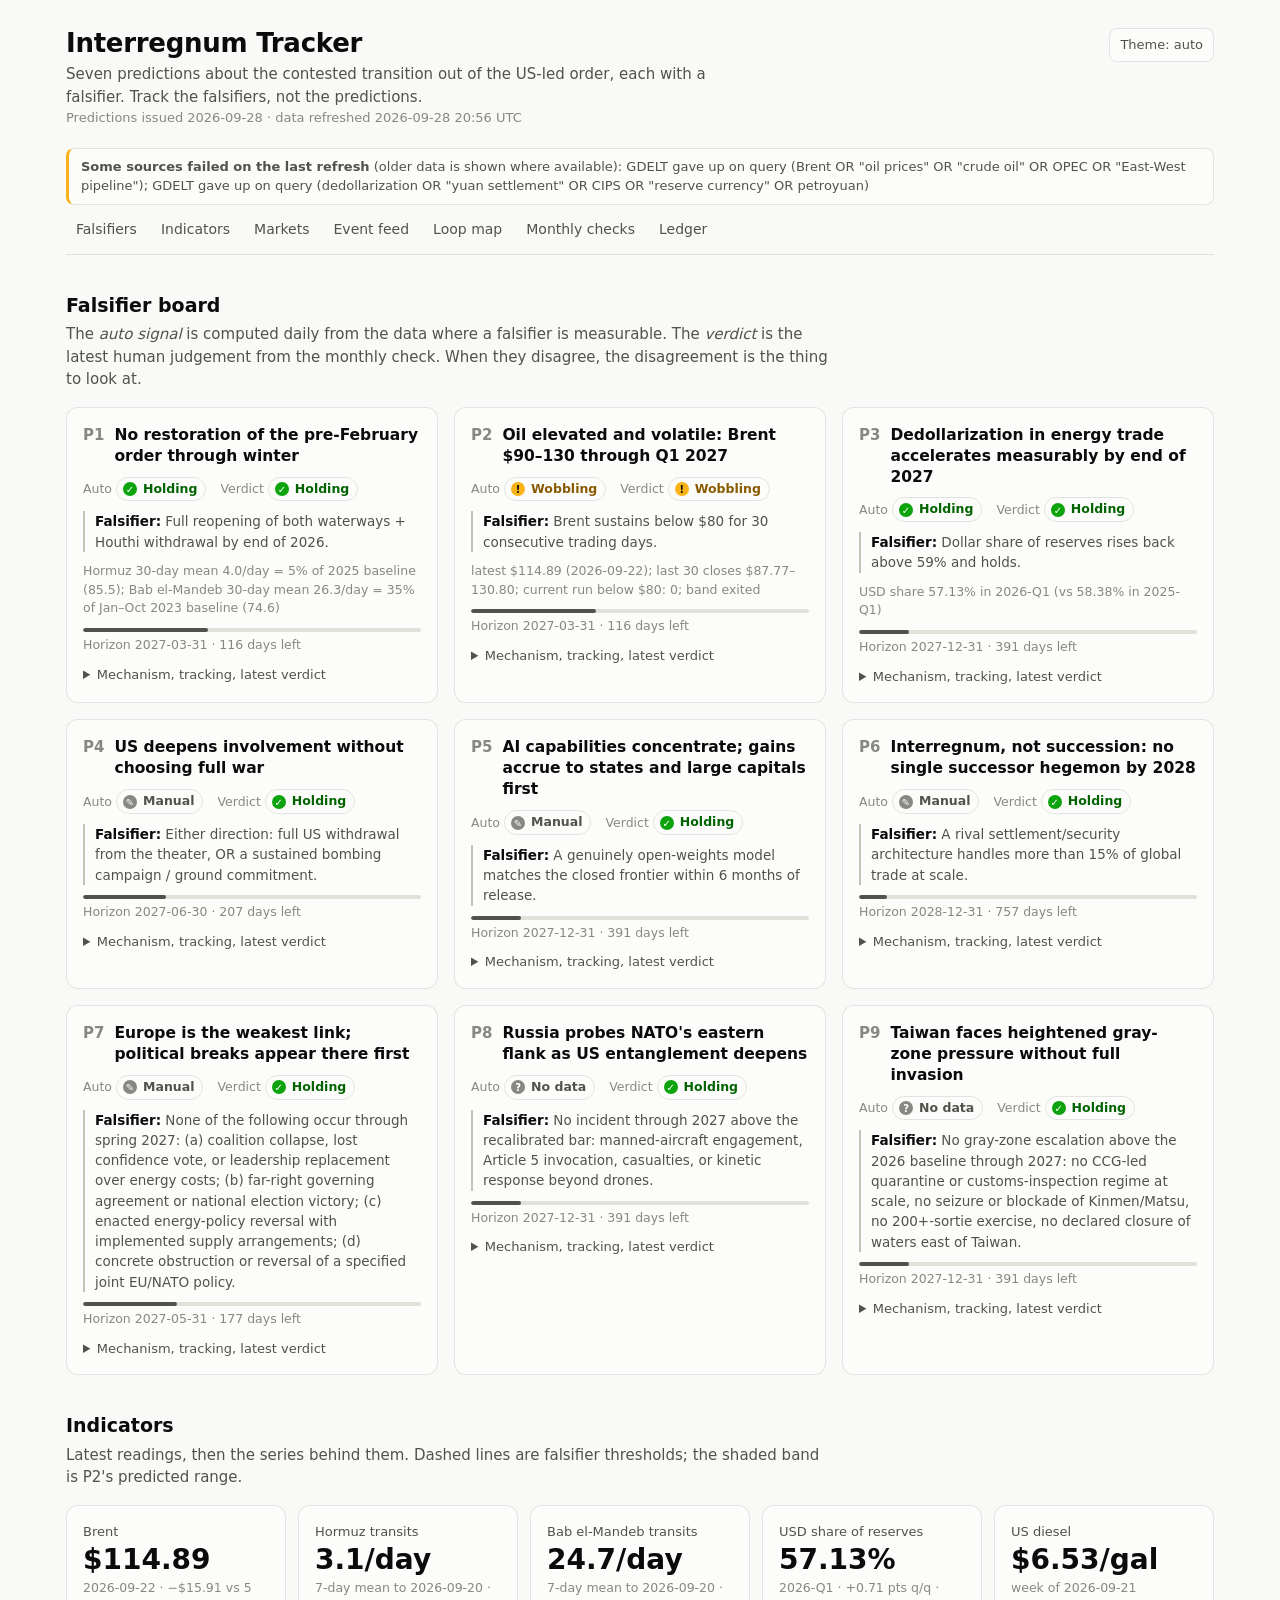
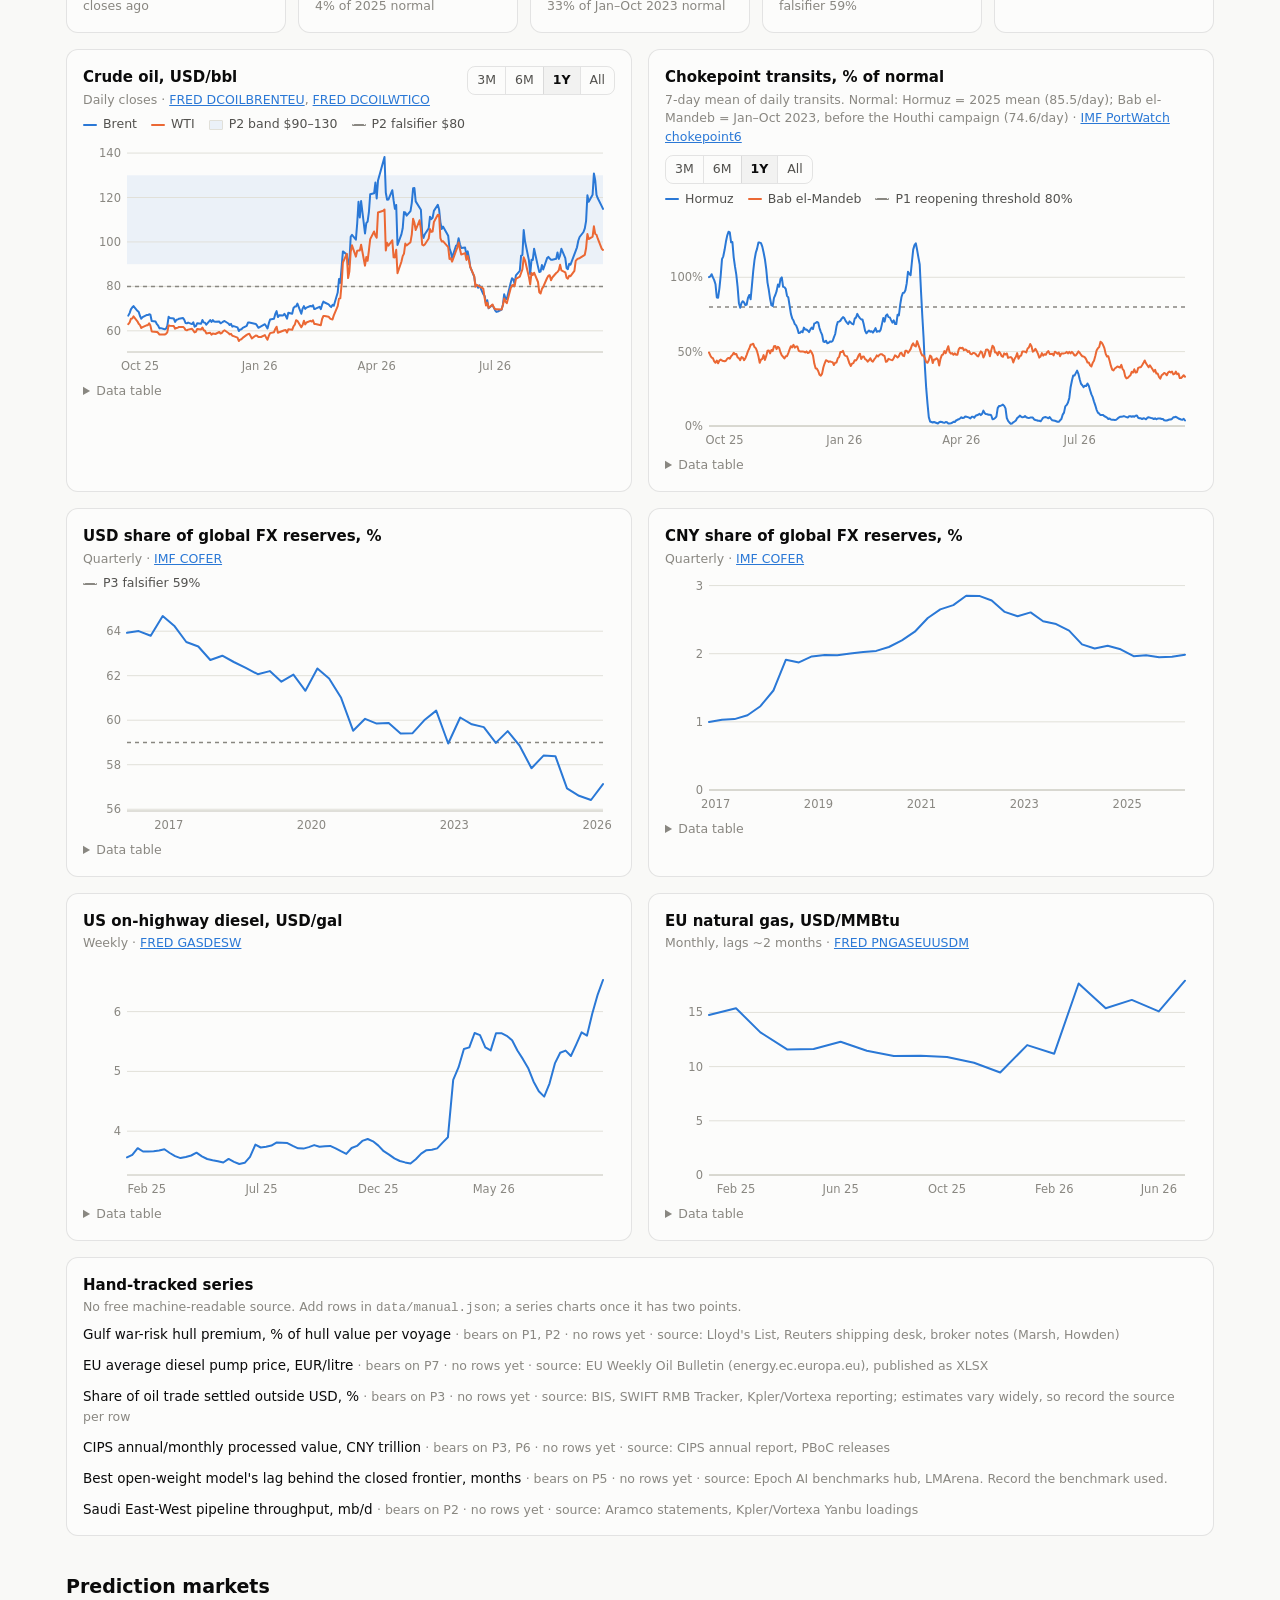
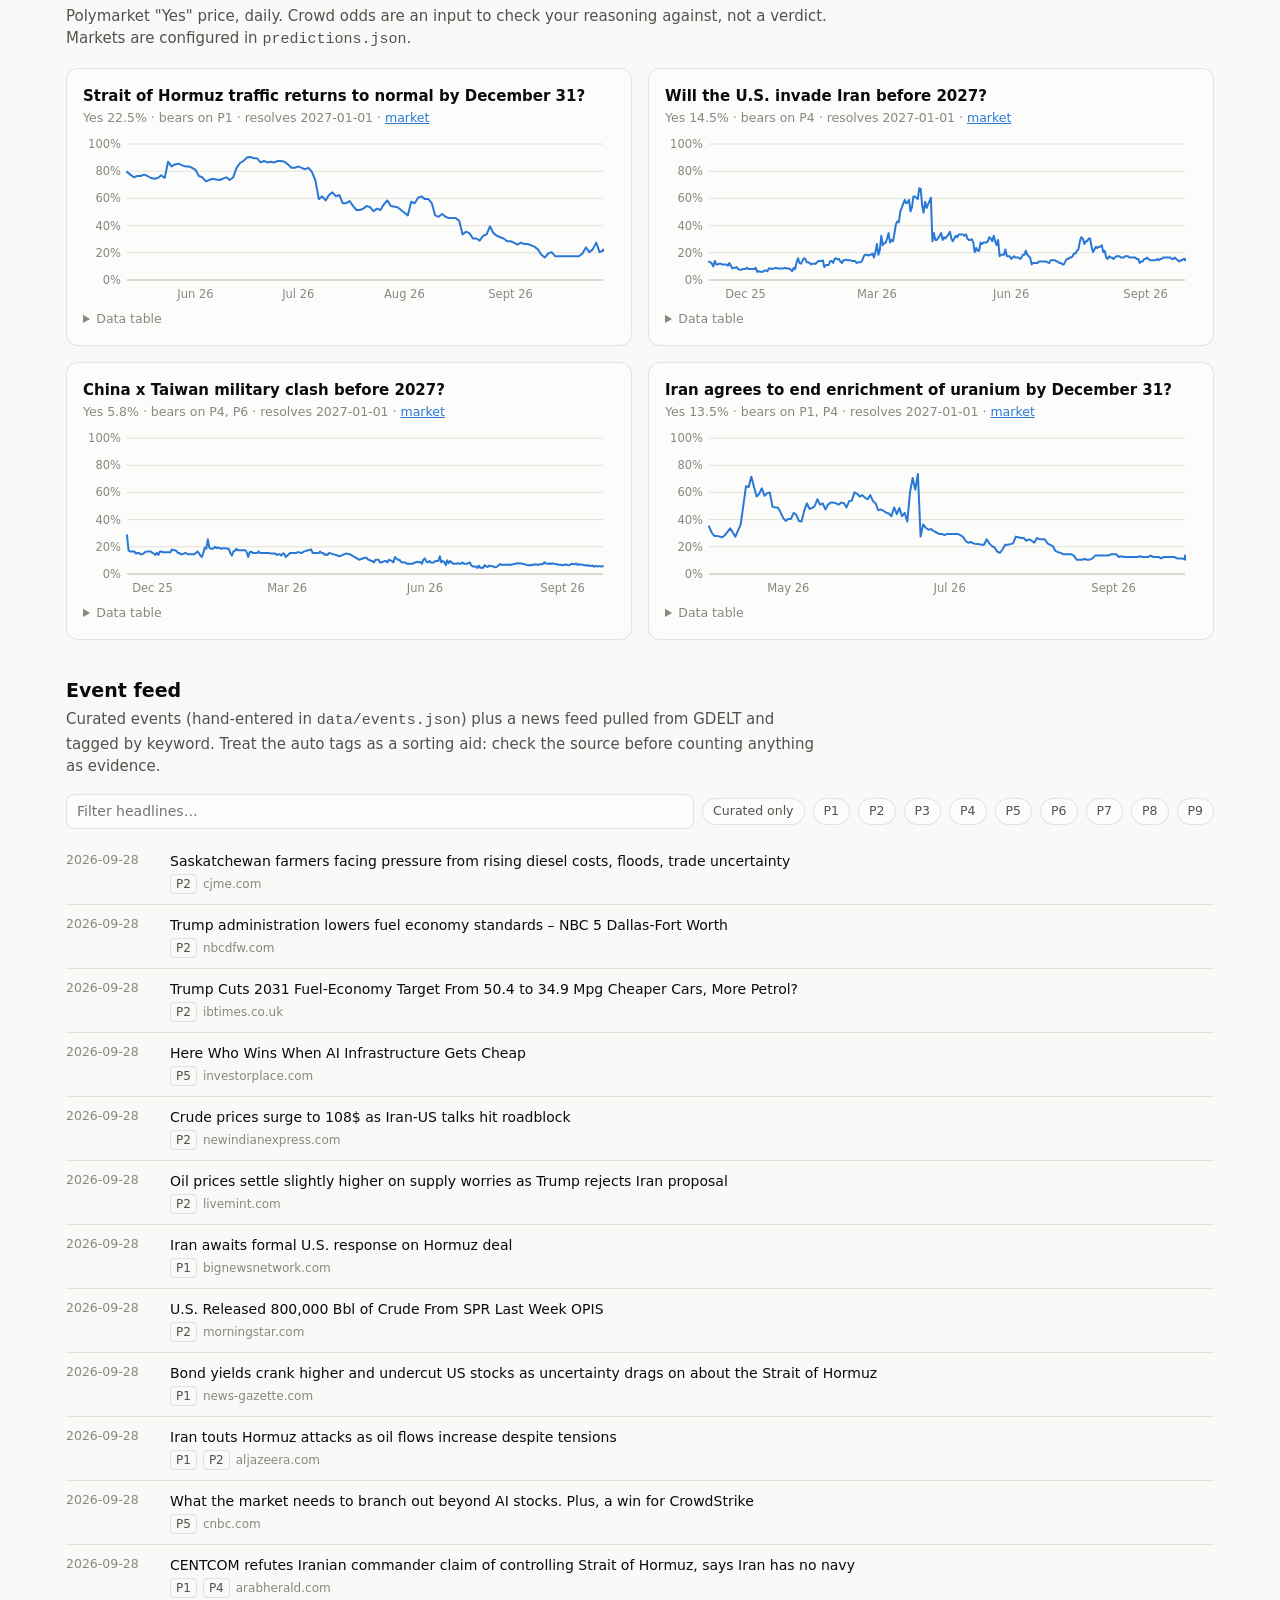
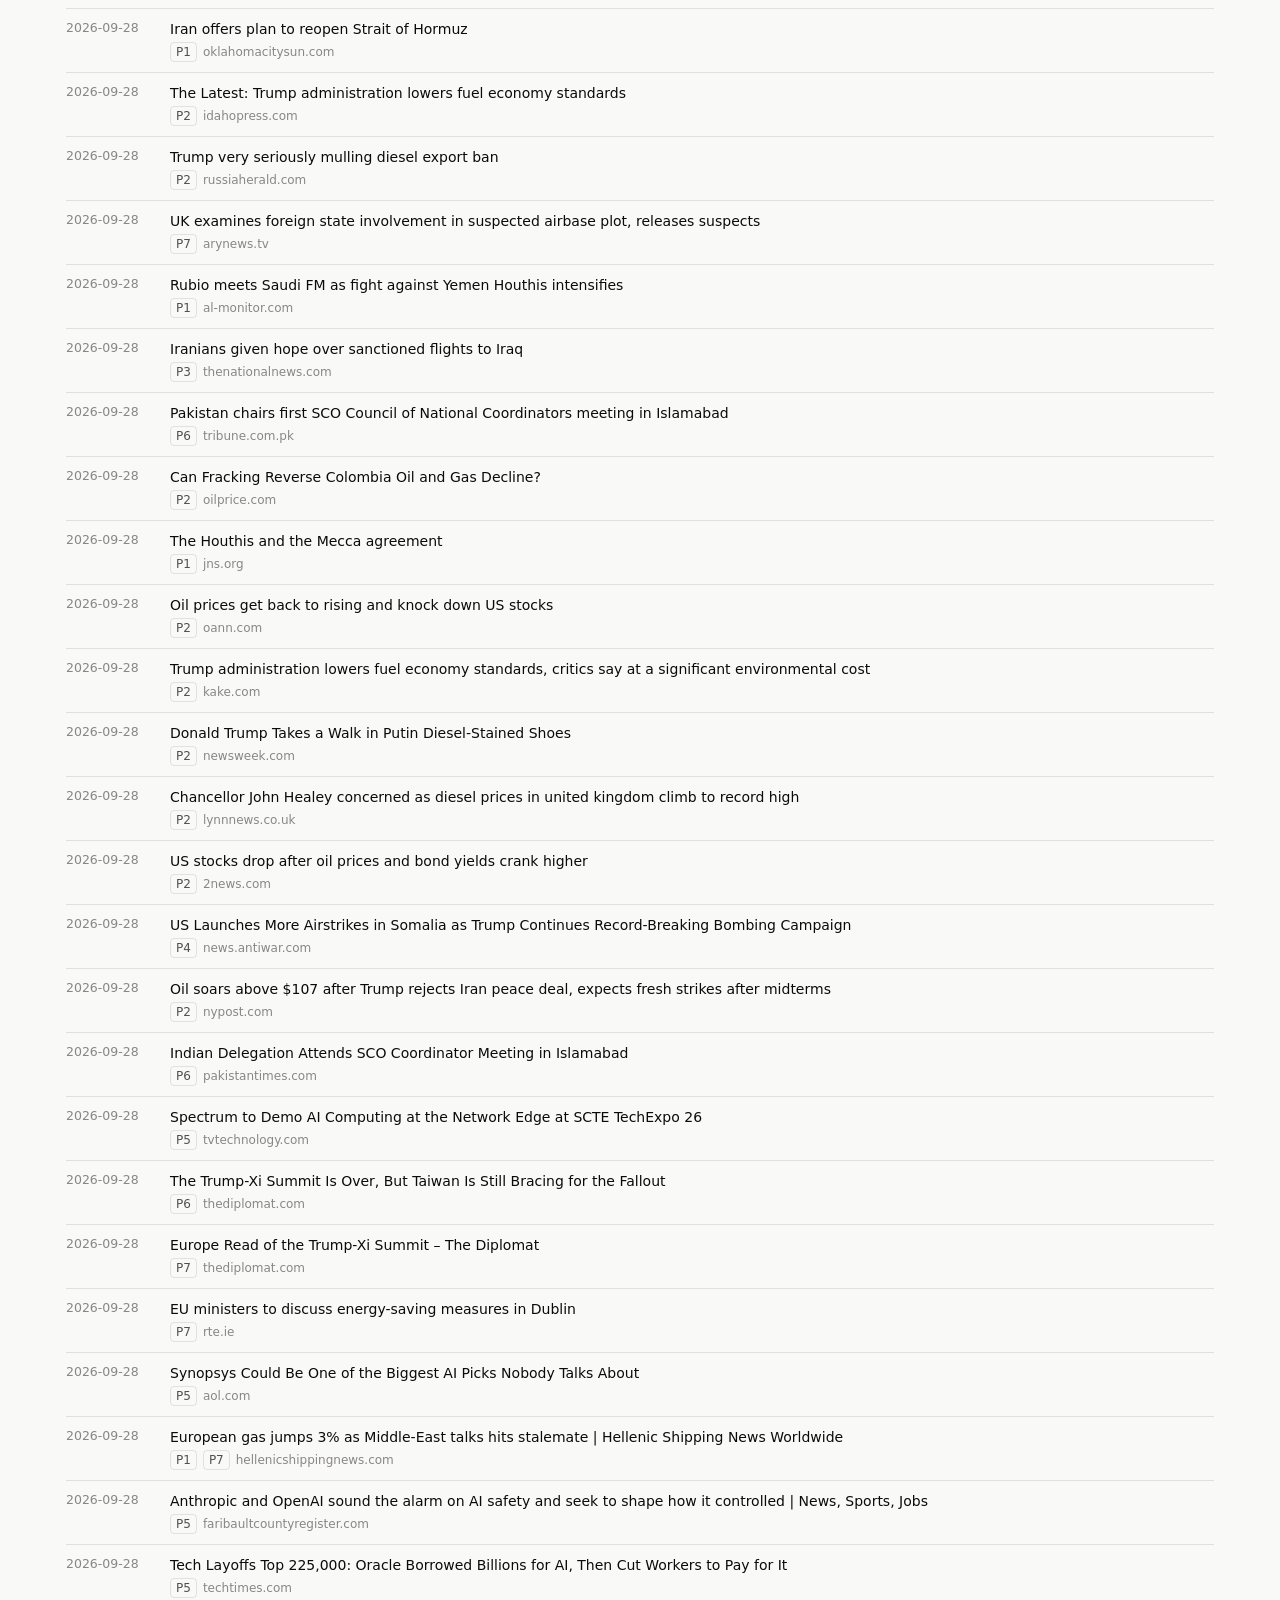
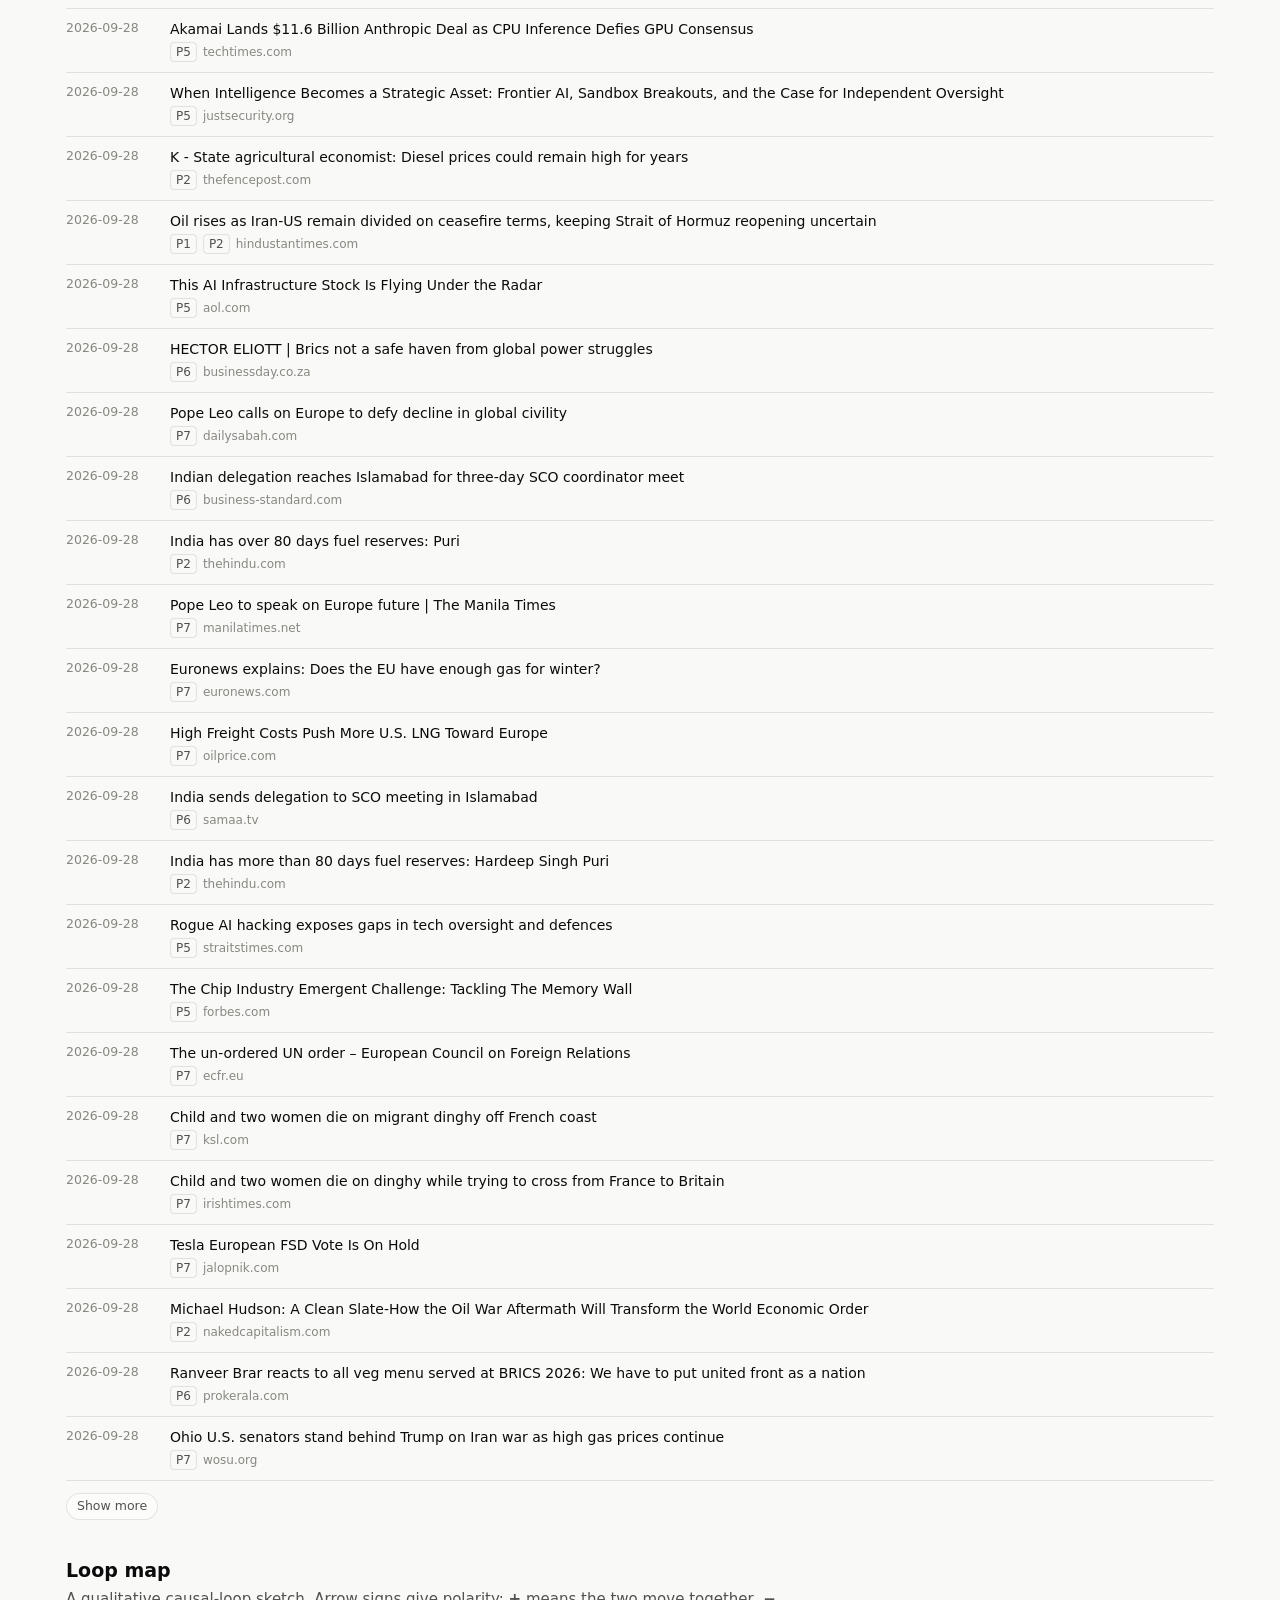
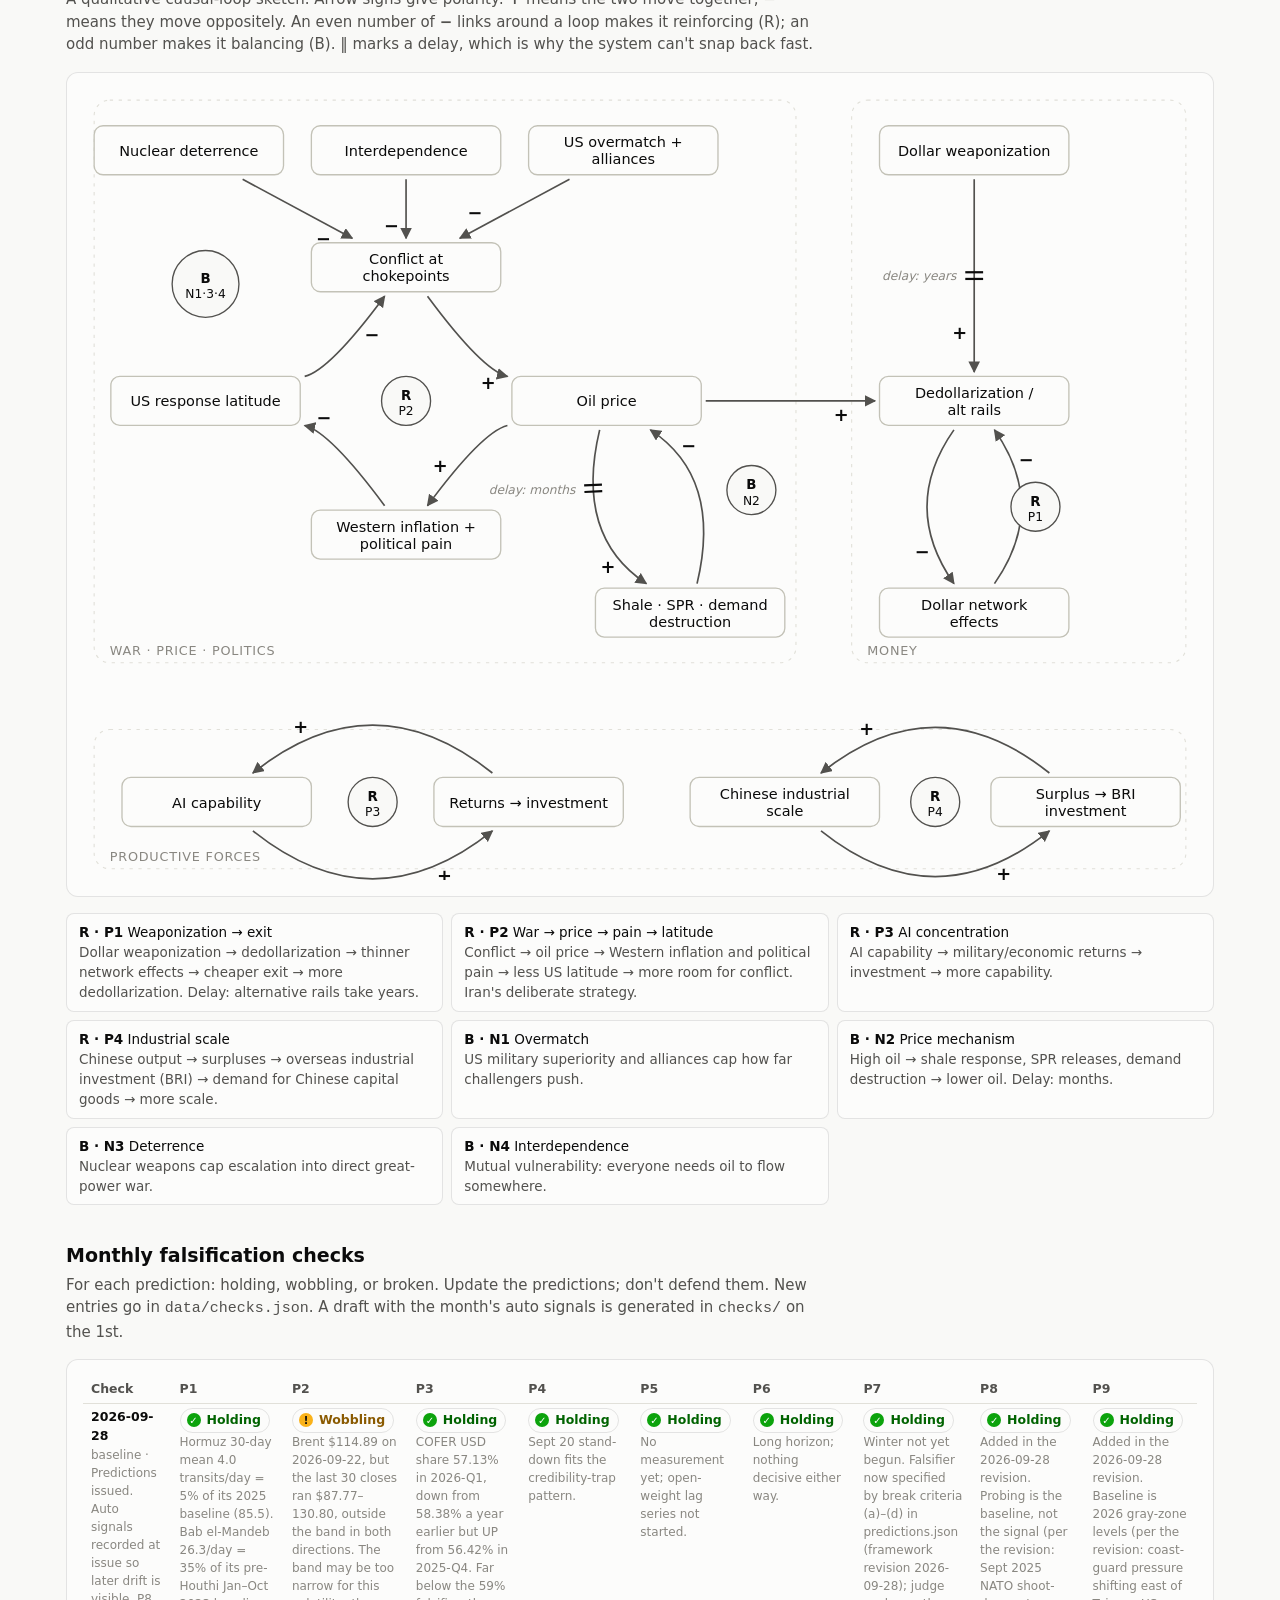
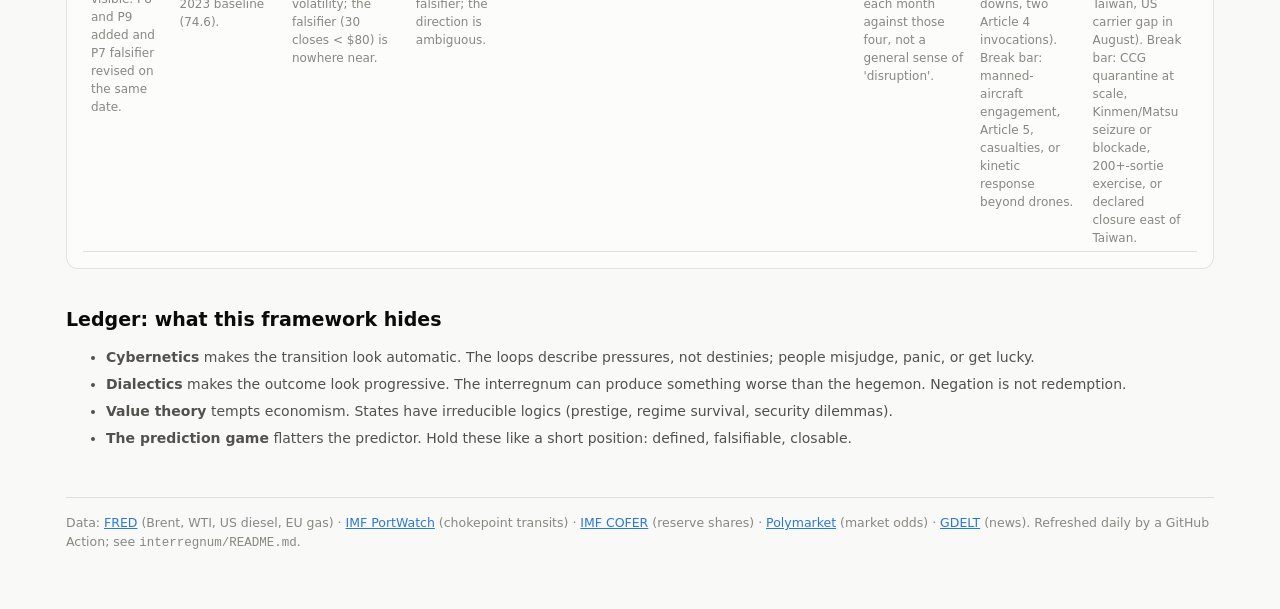
<file: interregnum/index.html>
<!doctype html>
<html lang="en">
<head>
<meta charset="utf-8"/>
<meta name="viewport" content="width=device-width,initial-scale=1"/>
<title>Interregnum Tracker</title>
<meta name="description" content="Falsifier dashboard for the hegemonic-interregnum predictions: oil, chokepoints, reserve shares, prediction markets and a tagged event feed."/>
<link rel="stylesheet" href="style.css"/>
<script>
  try { var t = localStorage.getItem("interregnum-theme"); if (t) document.documentElement.dataset.theme = t; } catch (e) {}
</script>
</head>
<body>
<div class="wrap">
  <header class="top">
    <div>
      <h1>Interregnum Tracker</h1>
      <p>Seven predictions about the contested transition out of the US-led order, each with a falsifier. Track the falsifiers, not the predictions.</p>
      <div class="meta" id="meta">Loading data…</div>
    </div>
    <button class="theme-btn" id="theme-btn" type="button">Theme: auto</button>
  </header>
  <div id="errors"></div>

  <nav class="tabs" aria-label="Sections">
    <a href="#board">Falsifiers</a>
    <a href="#indicators">Indicators</a>
    <a href="#markets">Markets</a>
    <a href="#feed">Event feed</a>
    <a href="#loops">Loop map</a>
    <a href="#checks">Monthly checks</a>
    <a href="#ledger">Ledger</a>
  </nav>

  <section id="board">
    <h2>Falsifier board</h2>
    <p class="lede">The <em>auto signal</em> is computed daily from the data where a falsifier is measurable. The <em>verdict</em> is the latest human judgement from the monthly check. When they disagree, the disagreement is the thing to look at.</p>
    <div class="grid three" id="pred-grid"></div>
  </section>

  <section id="indicators">
    <h2>Indicators</h2>
    <p class="lede">Latest readings, then the series behind them. Dashed lines are falsifier thresholds; the shaded band is P2's predicted range.</p>
    <div class="grid tiles" id="tiles"></div>
    <div class="grid two" style="margin-top:16px">
      <div class="card" id="c-oil"></div>
      <div class="card" id="c-choke"></div>
      <div class="card" id="c-usd"></div>
      <div class="card" id="c-cny"></div>
      <div class="card" id="c-diesel"></div>
      <div class="card" id="c-eugas"></div>
    </div>
    <div class="card" style="margin-top:16px">
      <div class="chart-head"><div><h3>Hand-tracked series</h3><div class="sub">No free machine-readable source. Add rows in <code>data/manual.json</code>; a series charts once it has two points.</div></div></div>
      <div id="manual"></div>
    </div>
  </section>

  <section id="markets">
    <h2>Prediction markets</h2>
    <p class="lede">Polymarket "Yes" price, daily. Crowd odds are an input to check your reasoning against, not a verdict. Markets are configured in <code>predictions.json</code>.</p>
    <div class="grid two" id="market-grid"></div>
  </section>

  <section id="feed">
    <h2>Event feed</h2>
    <p class="lede">Curated events (hand-entered in <code>data/events.json</code>) plus a news feed pulled from GDELT and tagged by keyword. Treat the auto tags as a sorting aid: check the source before counting anything as evidence.</p>
    <div class="filters" id="feed-filters">
      <input type="search" id="feed-q" placeholder="Filter headlines…" aria-label="Filter headlines"/>
    </div>
    <ul class="feed" id="feed-list"></ul>
    <button class="tagbtn feed-more" id="feed-more" type="button" hidden>Show more</button>
  </section>

  <section id="loops" class="loops">
    <h2>Loop map</h2>
    <p class="lede">A qualitative causal-loop sketch. Arrow signs give polarity: <b>+</b> means the two move together, <b>−</b> means they move oppositely. An even number of <b>−</b> links around a loop makes it reinforcing (R); an odd number makes it balancing (B). ‖ marks a delay, which is why the system can't snap back fast.</p>
    <div class="card diagram-wrap" id="loop-diagram"></div>
    <div class="loop-key" id="loop-key"></div>
  </section>

  <section id="checks">
    <h2>Monthly falsification checks</h2>
    <p class="lede">For each prediction: holding, wobbling, or broken. Update the predictions; don't defend them. New entries go in <code>data/checks.json</code>. A draft with the month's auto signals is generated in <code>checks/</code> on the 1st.</p>
    <div class="card scroll-x" id="checks-table"></div>
  </section>

  <section id="ledger">
    <h2>Ledger: what this framework hides</h2>
    <ul class="ledger">
      <li><b>Cybernetics</b> makes the transition look automatic. The loops describe pressures, not destinies; people misjudge, panic, or get lucky.</li>
      <li><b>Dialectics</b> makes the outcome look progressive. The interregnum can produce something worse than the hegemon. Negation is not redemption.</li>
      <li><b>Value theory</b> tempts economism. States have irreducible logics (prestige, regime survival, security dilemmas).</li>
      <li><b>The prediction game</b> flatters the predictor. Hold these like a short position: defined, falsifiable, closable.</li>
    </ul>
  </section>

  <footer>
    Data: <a href="https://fred.stlouisfed.org/">FRED</a> (Brent, WTI, US diesel, EU gas) ·
    <a href="https://portwatch.imf.org/">IMF PortWatch</a> (chokepoint transits) ·
    <a href="https://data.imf.org/en/datasets/IMF.STA:COFER">IMF COFER</a> (reserve shares) ·
    <a href="https://polymarket.com/">Polymarket</a> (market odds) ·
    <a href="https://www.gdeltproject.org/">GDELT</a> (news). Refreshed daily by a GitHub Action; see <code>interregnum/README.md</code>.
  </footer>
</div>
<script src="app.js"></script>
</body>
</html>
</file>
<file: interregnum/style.css>
:root {
  color-scheme: light;
  --page: #f9f9f7;
  --surface: #fcfcfb;
  --ink: #0b0b0b;
  --ink-2: #52514e;
  --muted: #898781;
  --grid: #e1e0d9;
  --axis: #c3c2b7;
  --ring: rgba(11, 11, 11, 0.10);
  --wash: rgba(11, 11, 11, 0.04);
  --series-1: #2a78d6;
  --series-2: #eb6834;
  --band: rgba(42, 120, 214, 0.08);
  --good: #0ca30c;
  --warning: #fab219;
  --critical: #d03b3b;
  --good-ink: #006300;
  --warning-ink: #8a5a00;
  --critical-ink: #b02a2a;
}
@media (prefers-color-scheme: dark) {
  :root:where(:not([data-theme="light"])) {
    color-scheme: dark;
    --page: #0d0d0d;
    --surface: #1a1a19;
    --ink: #ffffff;
    --ink-2: #c3c2b7;
    --muted: #898781;
    --grid: #2c2c2a;
    --axis: #383835;
    --ring: rgba(255, 255, 255, 0.10);
    --wash: rgba(255, 255, 255, 0.05);
    --series-1: #3987e5;
    --series-2: #d95926;
    --band: rgba(57, 135, 229, 0.12);
    --good-ink: #0ca30c;
    --warning-ink: #fab219;
    --critical-ink: #e66767;
  }
}
:root[data-theme="dark"] {
  color-scheme: dark;
  --page: #0d0d0d;
  --surface: #1a1a19;
  --ink: #ffffff;
  --ink-2: #c3c2b7;
  --muted: #898781;
  --grid: #2c2c2a;
  --axis: #383835;
  --ring: rgba(255, 255, 255, 0.10);
  --wash: rgba(255, 255, 255, 0.05);
  --series-1: #3987e5;
  --series-2: #d95926;
  --band: rgba(57, 135, 229, 0.12);
  --good-ink: #0ca30c;
  --warning-ink: #fab219;
  --critical-ink: #e66767;
}

* { box-sizing: border-box; }
html { -webkit-text-size-adjust: 100%; }
body {
  margin: 0;
  background: var(--page);
  color: var(--ink);
  font: 15px/1.5 system-ui, -apple-system, "Segoe UI", sans-serif;
}
a { color: var(--series-1); }
.wrap { max-width: 1180px; margin: 0 auto; padding: 0 16px 64px; }

header.top { padding: 28px 0 8px; display: flex; gap: 16px; align-items: flex-start; justify-content: space-between; flex-wrap: wrap; }
header.top h1 { margin: 0; font-size: 26px; line-height: 1.2; letter-spacing: -0.01em; }
header.top p { margin: 4px 0 0; color: var(--ink-2); max-width: 70ch; }
.meta { color: var(--muted); font-size: 13px; }
.theme-btn { background: var(--surface); color: var(--ink-2); border: 1px solid var(--ring); border-radius: 8px; padding: 6px 10px; font: inherit; font-size: 13px; cursor: pointer; }

nav.tabs { position: sticky; top: 0; z-index: 5; background: var(--page); display: flex; gap: 4px; overflow-x: auto; padding: 8px 0; border-bottom: 1px solid var(--grid); margin-bottom: 20px; scrollbar-width: none; }
nav.tabs a { flex: none; text-decoration: none; color: var(--ink-2); font-size: 14px; padding: 6px 10px; border-radius: 6px; }
nav.tabs a:hover { background: var(--wash); color: var(--ink); }

section { margin: 36px 0; scroll-margin-top: 56px; }
h2 { font-size: 19px; margin: 0 0 4px; }
.lede { color: var(--ink-2); margin: 0 0 16px; max-width: 80ch; }
.errors { background: var(--surface); border: 1px solid var(--ring); border-left: 3px solid var(--warning); border-radius: 8px; padding: 8px 12px; font-size: 13px; color: var(--ink-2); margin-top: 12px; }

.card { background: var(--surface); border: 1px solid var(--ring); border-radius: 12px; padding: 16px; min-width: 0; }
.grid { display: grid; gap: 16px; }
.grid.two { grid-template-columns: repeat(auto-fit, minmax(min(100%, 460px), 1fr)); }
.grid.three { grid-template-columns: repeat(auto-fit, minmax(min(100%, 300px), 1fr)); }
.grid.tiles { grid-template-columns: repeat(auto-fit, minmax(min(100%, 170px), 1fr)); gap: 12px; }

/* Stat tiles */
.tile .k { color: var(--ink-2); font-size: 13px; }
.tile .v { font-size: 28px; font-weight: 600; line-height: 1.2; margin: 2px 0; }
.tile .s { color: var(--muted); font-size: 12.5px; }

/* Status chips: icon + label, never color alone */
.chip { display: inline-flex; align-items: center; gap: 6px; font-size: 12.5px; font-weight: 600; padding: 2px 8px 2px 6px; border-radius: 999px; border: 1px solid var(--ring); color: var(--ink-2); white-space: nowrap; }
.chip .dot { width: 14px; height: 14px; border-radius: 50%; display: inline-grid; place-items: center; font-size: 10px; color: #fff; background: var(--muted); }
.chip.holding .dot { background: var(--good); }
.chip.wobbling .dot { background: var(--warning); color: #0b0b0b; }
.chip.broken .dot { background: var(--critical); }
.chip.holding { color: var(--good-ink); }
.chip.wobbling { color: var(--warning-ink); }
.chip.broken { color: var(--critical-ink); }

/* Prediction board */
.pred { display: flex; flex-direction: column; gap: 10px; }
.pred-head { display: flex; gap: 10px; align-items: baseline; }
.pred-id { font-weight: 700; color: var(--muted); font-variant-numeric: tabular-nums; }
.pred h3 { margin: 0; font-size: 15.5px; line-height: 1.35; }
.signals { display: flex; flex-wrap: wrap; gap: 6px 14px; align-items: center; font-size: 12.5px; color: var(--muted); }
.signals span.lbl { margin-right: 4px; }
.falsifier { font-size: 13.5px; border-left: 2px solid var(--axis); padding-left: 10px; color: var(--ink-2); }
.falsifier b { color: var(--ink); font-weight: 600; }
.detail { font-size: 12.5px; color: var(--muted); }
.horizon { height: 4px; background: var(--grid); border-radius: 2px; overflow: hidden; }
.horizon > i { display: block; height: 100%; background: var(--ink-2); border-radius: 2px; }
details.more summary { cursor: pointer; font-size: 13px; color: var(--ink-2); }
details.more p, details.more ul { font-size: 13px; color: var(--ink-2); margin: 6px 0; }
details.more ul { padding-left: 18px; }

/* Charts */
.chart-head { display: flex; justify-content: space-between; align-items: flex-start; gap: 8px; flex-wrap: wrap; margin-bottom: 6px; }
.chart-head h3 { margin: 0; font-size: 15px; }
.chart-head .sub { color: var(--muted); font-size: 12.5px; margin-top: 2px; }
.legend { display: flex; gap: 14px; flex-wrap: wrap; font-size: 12.5px; color: var(--ink-2); margin: 4px 0 2px; }
.legend i { display: inline-block; width: 14px; height: 2px; vertical-align: middle; margin-right: 6px; border-radius: 1px; }
.legend i.dash { background: none !important; border-top: 2px dashed var(--muted); height: 0; }
.legend i.bandkey { height: 10px; background: var(--band) !important; border: 1px solid var(--grid); }
.seg { display: inline-flex; border: 1px solid var(--ring); border-radius: 8px; overflow: hidden; }
.seg button { background: transparent; border: 0; color: var(--ink-2); font: inherit; font-size: 12.5px; padding: 4px 9px; cursor: pointer; }
.seg button + button { border-left: 1px solid var(--ring); }
.seg button[aria-pressed="true"] { background: var(--wash); color: var(--ink); font-weight: 600; }
.chart { position: relative; width: 100%; }
.chart svg { display: block; width: 100%; overflow: visible; }
.chart text { fill: var(--muted); font-size: 11.5px; font-variant-numeric: tabular-nums; }
.chart .gridline { stroke: var(--grid); stroke-width: 1; }
.chart .baseline { stroke: var(--axis); stroke-width: 1; }
.chart .ref { stroke: var(--muted); stroke-width: 1.5; stroke-dasharray: 4 4; }
.chart .ref-label { fill: var(--ink-2); font-size: 11px; }
.chart .band { fill: var(--band); }
.chart .line { fill: none; stroke-width: 2; stroke-linejoin: round; stroke-linecap: round; }
.chart .cross { stroke: var(--axis); stroke-width: 1; }
.chart .hover-dot { stroke: var(--surface); stroke-width: 2; }
.tip { position: absolute; pointer-events: none; background: var(--surface); border: 1px solid var(--ring); box-shadow: 0 4px 16px rgba(0,0,0,.12); border-radius: 8px; padding: 6px 9px; font-size: 12.5px; color: var(--ink); white-space: nowrap; z-index: 3; }
.tip .d { color: var(--muted); font-size: 11.5px; margin-bottom: 2px; }
.tip .r { display: flex; align-items: center; gap: 6px; }
.tip .r i { width: 10px; height: 2px; border-radius: 1px; display: inline-block; }
.tip .r b { font-weight: 600; margin-left: auto; padding-left: 10px; font-variant-numeric: tabular-nums; }
.empty { color: var(--muted); font-size: 13px; padding: 24px 0; text-align: center; }
details.table summary { cursor: pointer; font-size: 12.5px; color: var(--muted); margin-top: 6px; }
table { border-collapse: collapse; width: 100%; font-size: 12.5px; font-variant-numeric: tabular-nums; }
th, td { text-align: left; padding: 4px 8px; border-bottom: 1px solid var(--grid); }
th { color: var(--ink-2); font-weight: 600; }
td.num, th.num { text-align: right; }
.scroll-x { overflow-x: auto; }

/* Manual series */
.manual-list { list-style: none; margin: 0; padding: 0; display: grid; gap: 10px; }
.manual-list li { font-size: 13.5px; }
.manual-list .w { color: var(--muted); font-size: 12.5px; }

/* Event feed */
.filters { display: flex; flex-wrap: wrap; gap: 8px; align-items: center; margin-bottom: 12px; }
.filters input[type=search] { flex: 1 1 200px; min-width: 0; background: var(--surface); color: var(--ink); border: 1px solid var(--ring); border-radius: 8px; padding: 6px 10px; font: inherit; font-size: 14px; }
.tagbtn { background: var(--surface); color: var(--ink-2); border: 1px solid var(--ring); border-radius: 999px; font: inherit; font-size: 12.5px; padding: 3px 10px; cursor: pointer; }
.tagbtn[aria-pressed="true"] { background: var(--ink); color: var(--page); border-color: var(--ink); }
.feed { list-style: none; margin: 0; padding: 0; }
.feed li { padding: 10px 0; border-bottom: 1px solid var(--grid); display: grid; grid-template-columns: 92px 1fr; gap: 12px; }
.feed .when { color: var(--muted); font-size: 12.5px; font-variant-numeric: tabular-nums; }
.feed .t { font-size: 14px; }
.feed .t a { color: var(--ink); text-decoration: none; }
.feed .t a:hover { text-decoration: underline; }
.feed .m { font-size: 12px; color: var(--muted); margin-top: 2px; display: flex; flex-wrap: wrap; gap: 6px; align-items: center; }
.feed .tag { border: 1px solid var(--ring); border-radius: 4px; padding: 0 5px; color: var(--ink-2); }
.feed .curated { font-weight: 600; color: var(--ink-2); }
.feed .note { font-size: 13px; color: var(--ink-2); margin-top: 2px; }
.feed-more { margin-top: 12px; }
@media (max-width: 520px) { .feed li { grid-template-columns: 1fr; gap: 2px; } }

/* Loop diagram */
.loops svg { width: 100%; height: auto; display: block; }
.loops .node rect { fill: var(--surface); stroke: var(--axis); stroke-width: 1.2; }
.loops .node text { fill: var(--ink); font-size: 13px; }
.loops .edge { fill: none; stroke: var(--ink-2); stroke-width: 1.5; }
.loops .sign { fill: var(--ink); font-size: 16px; font-weight: 700; }
.loops .delay { stroke: var(--ink); stroke-width: 2; }
.loops .delay-label { fill: var(--muted); font-size: 11px; font-style: italic; }
.loops .loop-label circle { fill: var(--page); stroke: var(--ink-2); stroke-width: 1.2; }
.loops .loop-label text { fill: var(--ink); font-size: 12px; font-weight: 700; text-anchor: middle; }
.loops .cluster { fill: none; stroke: var(--grid); stroke-dasharray: 3 5; }
.loops .cluster-label { fill: var(--muted); font-size: 11.5px; letter-spacing: 0.06em; text-transform: uppercase; }
.loop-key { display: grid; gap: 8px; grid-template-columns: repeat(auto-fit, minmax(min(100%, 320px), 1fr)); margin-top: 16px; font-size: 13.5px; }
.loop-key > div { background: var(--surface); border: 1px solid var(--ring); border-radius: 8px; padding: 8px 12px; }
.loop-key b { display: inline-block; min-width: 2.6em; }
.loop-key .chain { color: var(--ink-2); }
.diagram-wrap { overflow-x: auto; }
.diagram-wrap svg { min-width: 720px; }

/* Checks matrix */
.matrix td { vertical-align: top; }
.matrix td.v { white-space: nowrap; }
.matrix .note { color: var(--muted); font-size: 12px; max-width: 42ch; white-space: normal; }

.ledger { font-size: 14px; color: var(--ink-2); }
.ledger li { margin-bottom: 6px; }
footer { color: var(--muted); font-size: 12.5px; border-top: 1px solid var(--grid); padding-top: 16px; margin-top: 48px; }
</file>
